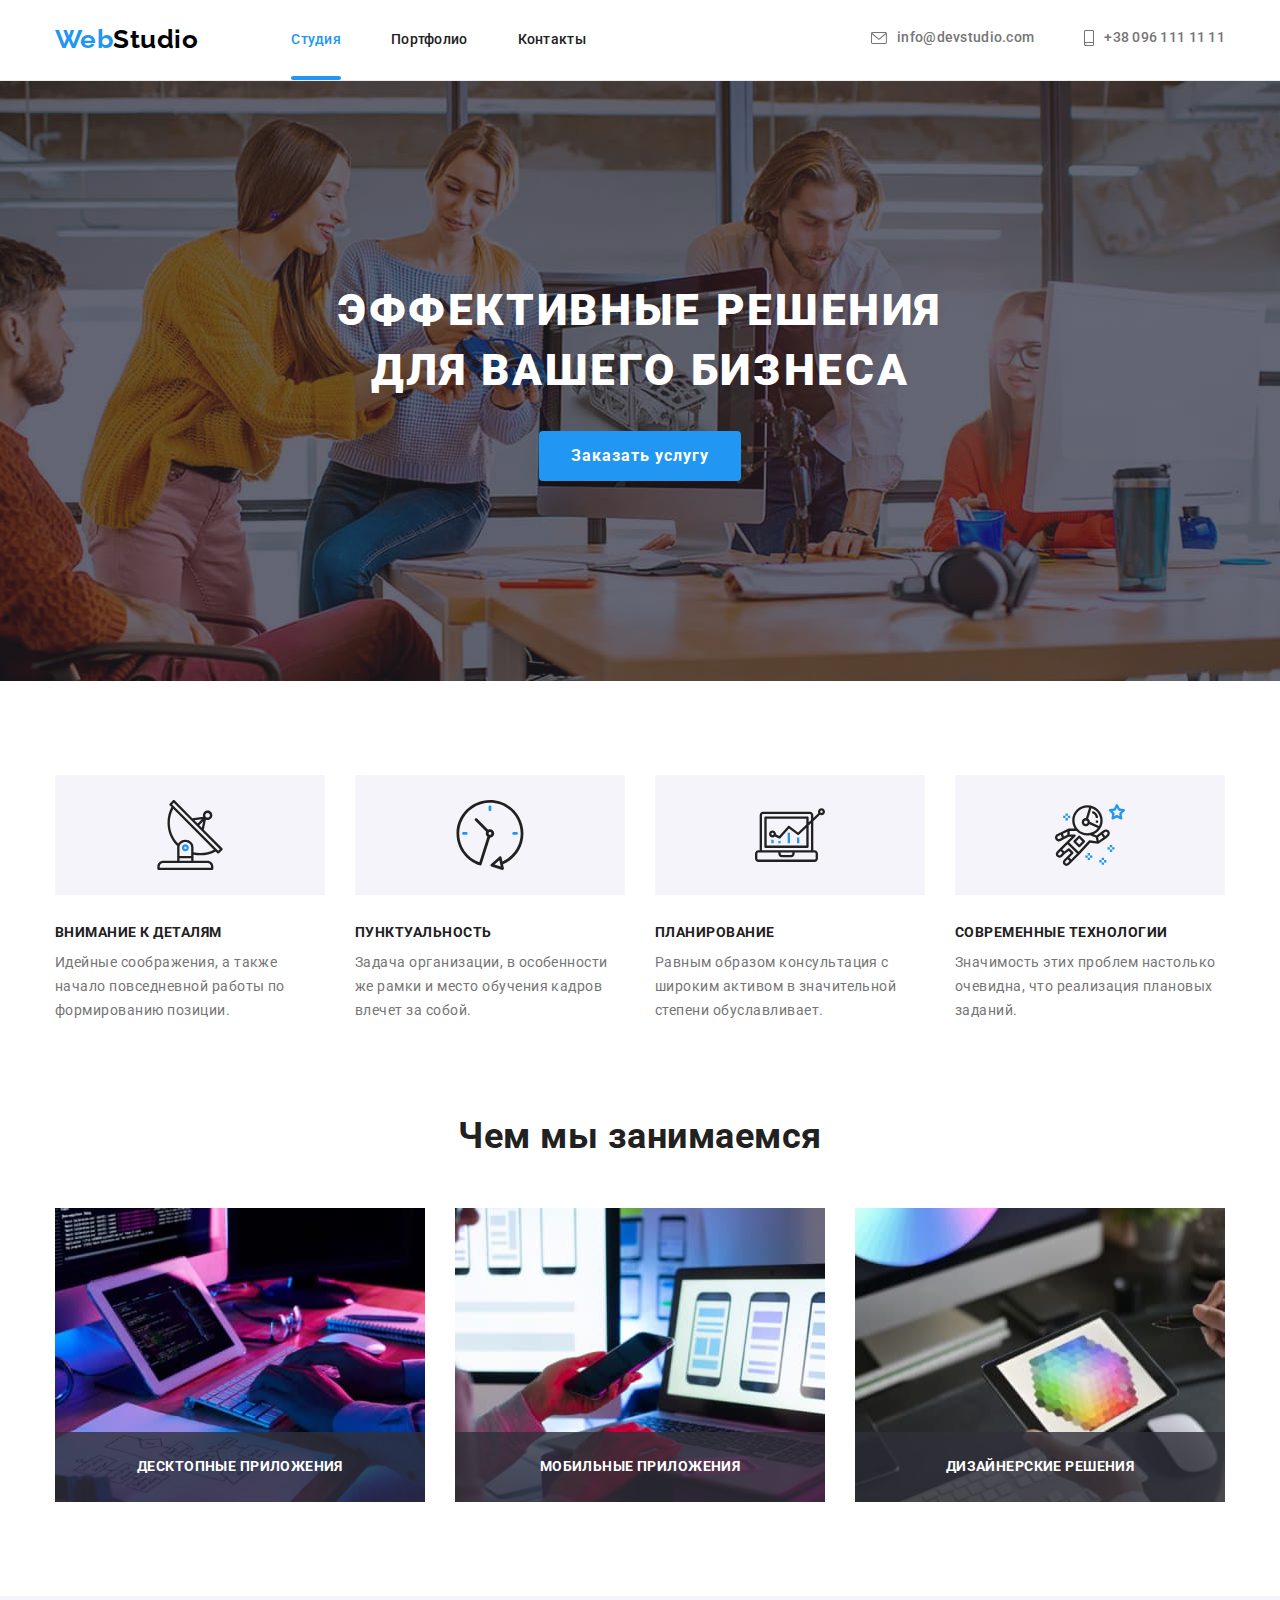
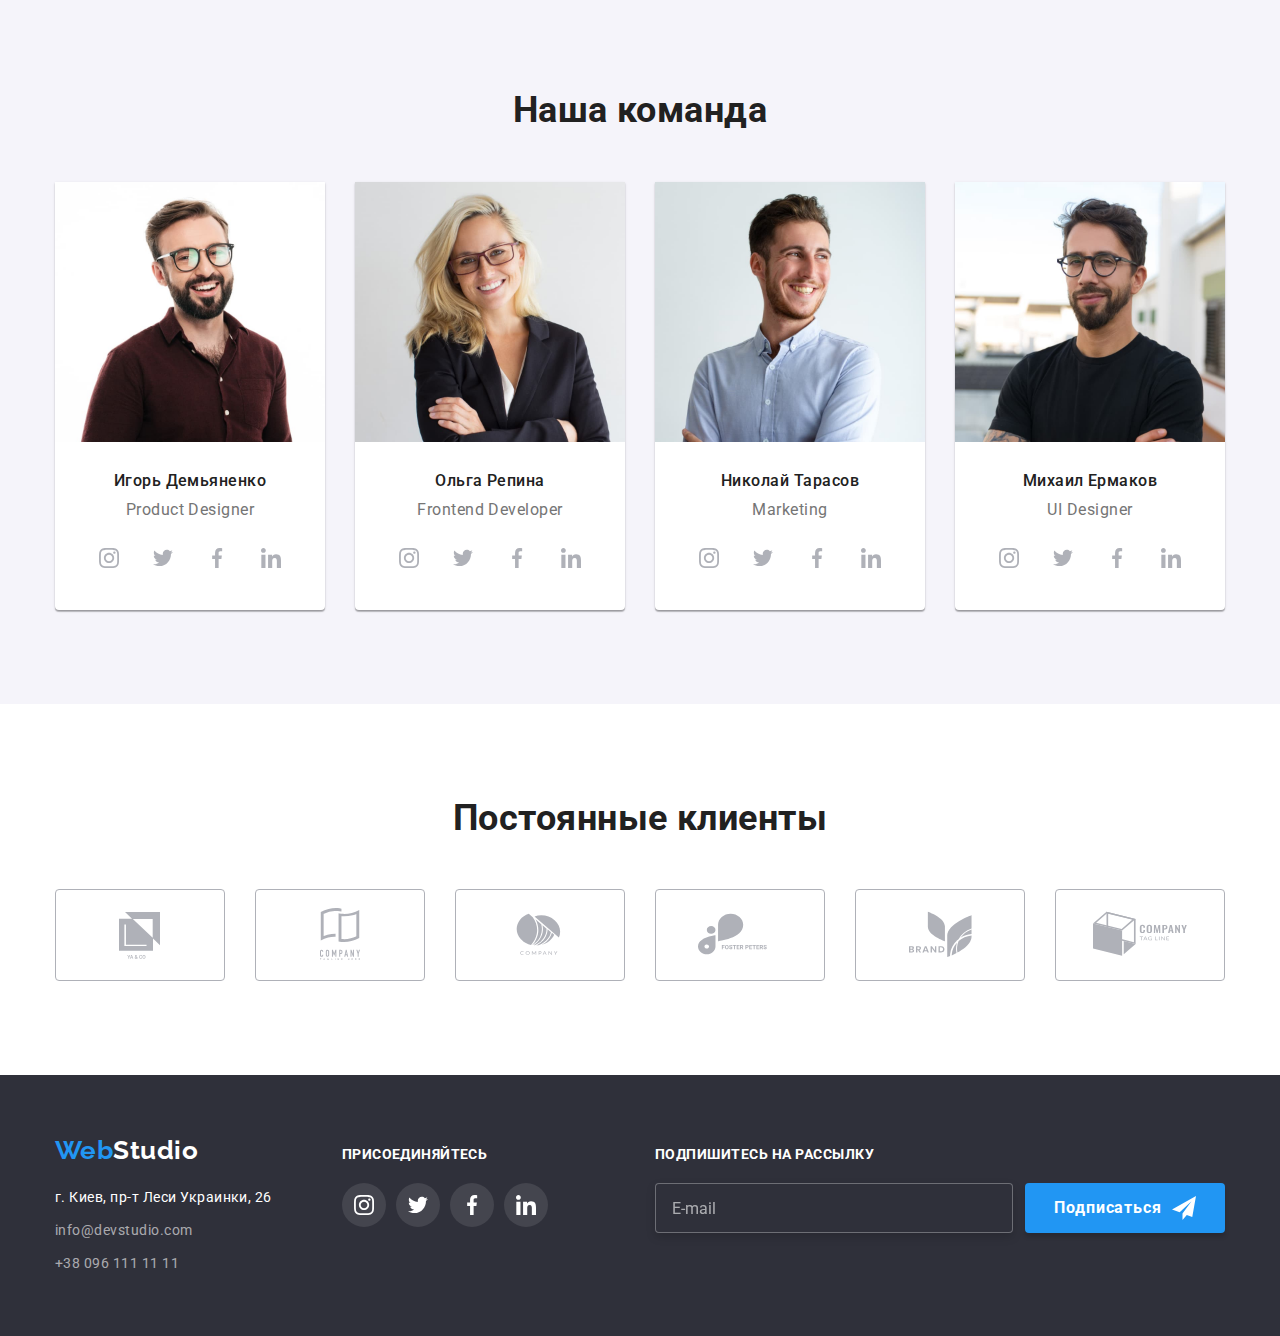
<file: index.html>
<!DOCTYPE html>
<html lang="ru">
<head>
    <meta charset="UTF-8">
    <meta http-equiv="X-UA-Compatible" content="IE=edge">
    <meta name="viewport" content="width=device-width, initial-scale=1.0">
    <title>WebStudio</title>
    <link rel="preconnect" href="https://fonts.googleapis.com">
    <link rel="preconnect" href="https://fonts.gstatic.com" crossorigin>
    <link href="https://fonts.googleapis.com/css2?family=Raleway:wght@700&family=Roboto:wght@400;500;700;900&display=swap"
        rel="stylesheet">
        <link rel="stylesheet" href="https://cdnjs.cloudflare.com/ajax/libs/modern-normalize/1.1.0/modern-normalize.min.css">
    <link rel="stylesheet" href="./css/styles.css">
</head>
<body>
    <header>
        <div class="container main-div">
            <nav class="main-nav">
                <a href="#" class="logo">
                    <span class="logo-start">Web</span><span class="logo-end">Studio</span>
                </a>
                <ul class="site-nav">
                    <li class="item"><a href="#" class="link current">Студия</a></li>
                    <li class="item"><a href="./portfolio.html" class="link">Портфолио</a></li>
                    <li class="item"><a href="#" class="link">Контакты</a></li>
                </ul>
            </nav>
            <ul class="site-contacts">
                <li class="item">
                    <a href="mailto:info@devstudio.com" class="contacts-link">
                        <svg class="icon-mail">
                            <use href="./images/icons.svg#icon-envelope"></use>
                        </svg>
                        info@devstudio.com
                    </a>
                </li>
                <li class="item">
                    <a href="tel:+380961111111" class="contacts-link">
                        <svg class="icon-phone">
                            <use href="./images/icons.svg#icon-smartphone"></use>
                        </svg>
                        +38 096 111 11 11
                    </a>
                </li>
            </ul>
        </div>
    </header>

    <main>
        <section class="hero section">
            <h1 class="hero-title">Эффективные решения<br>для вашего бизнеса</h1>
            <button type="button" class="main-button" data-modal-open>Заказать услугу</button>
        </section>
        
            <section class="section">
                <div class="container">
                    <h2 class="section-title-none">Преимущества</h2>
                    <ul class="feature">
                        <li class="feature-list">
                            <div class="feature-icon">
                                <svg class="feature-svg">
                                    <use href="./images/icons.svg#icon-antenna"></use>
                                </svg>
                            </div>
                            <h3 class="list">Внимание к деталям</h3>
                            <p class="text-list">Идейные соображения, а также<br>начало повседневной работы по<br>формированию позиции.</p>
                        </li>
                        <li class="feature-list">
                            <div class="feature-icon">
                                <svg class="feature-svg">
                                    <use href="./images/icons.svg#icon-clock"></use>
                                </svg>
                            </div>
                            <h3 class="list">Пунктуальность</h3>
                            <p class="text-list">Задача организации, в особенности<br>же рамки и место обучения кадров<br>влечет за собой.</p>
                        </li>
                        <li class="feature-list">
                            <div class="feature-icon">
                                <svg class="feature-svg">
                                    <use href="./images/icons.svg#icon-diagram"></use>
                                </svg>
                            </div>
                            <h3 class="list">Планирование</h3>
                            <p class="text-list">Равным образом консультация с<br>широким активом в значительной<br>степени обуславливает.</p>
                        </li>
                        <li class="feature-list">
                            <div class="feature-icon">
                                <svg class="feature-svg">
                                    <use href="./images/icons.svg#icon-astronaut"></use>
                                </svg>
                            </div>
                            <h3 class="list">Современные технологии</h3>
                            <p class="text-list">Значимость этих проблем настолько<br>очевидна, что реализация плановых<br>заданий.</p>
                        </li>
                    </ul>
                </div>
            </section>
        
            <section class="section we-do">
                <div class="container">
                    <h2 class="section-title">Чем мы занимаемся</h2>
                    <ul class="section-list">
                        <li class="section-img">
                            <img src="./images/box1.jpg" width="370" alt="Работаем с ПК">
                            <p class="section-text">Десктопные приложения</p>
                        </li>
                        <li class="section-img">
                            <img src="./images/box2.jpg" width="370" alt="Работаем с смартфона">
                            <p class="section-text">Мобильные приложения</p>
                        </li>
                        <li class="section-img">
                            <img src="./images/box3.jpg" width="370" alt="Работаем с графикой">
                            <p class="section-text">Дизайнерские решения</p>
                        </li>
                    </ul>
                </div>
            </section>
        
            <section class="section our-team">
                <div class="container">
                    <h2 class="section-title">Наша команда</h2>
                    <ul class="worker-list">
                        <li class="team-list">
                            <img class="worker-photo" src="./images/img.jpg" width="270" alt="Игорь Демьяненко">
                            <div>
                                <h3 class="worker">Игорь Демьяненко</h3>
                                <p class="work-position">Product Designer</p>
                                <ul class="social">
                                    <li class="social-links">
                                        <a href="#">
                                            <svg class="soc">
                                                <use href="./images/icons.svg#icon-instagram"></use>
                                            </svg>
                                        </a>
                                    </li>
                                    <li class="social-links">
                                        <a href="#">
                                            <svg class="soc">
                                                <use href="./images/icons.svg#icon-twitter"></use>
                                            </svg>
                                        </a>
                                    </li>
                                    <li class="social-links">
                                        <a href="#">
                                            <svg class="soc">
                                                <use href="./images/icons.svg#icon-facebook"></use>
                                            </svg>
                                        </a>
                                    </li>
                                    <li class="social-links">
                                        <a href="#">
                                            <svg class="soc">
                                                <use href="./images/icons.svg#icon-linkedin"></use>
                                            </svg>
                                        </a>
                                    </li>
                                </ul>
                            </div>
                        </li>
                        <li class="team-list">
                            <img class="worker-photo" src="./images/img2.jpg" width="270" alt="Ольга Репина">
                            <div>
                                <h3 class="worker">Ольга Репина</h3>
                                <p class="work-position">Frontend Developer</p>
                                <ul class="social">
                                    <li class="social-links">
                                        <a href="#">
                                            <svg class="soc">
                                                <use href="./images/icons.svg#icon-instagram"></use>
                                            </svg>
                                        </a>
                                    </li>
                                    <li class="social-links">
                                        <a href="#">
                                            <svg class="soc">
                                                <use href="./images/icons.svg#icon-twitter"></use>
                                            </svg>
                                        </a>
                                    </li>
                                    <li class="social-links">
                                        <a href="#">
                                            <svg class="soc">
                                                <use href="./images/icons.svg#icon-facebook"></use>
                                            </svg>
                                        </a>
                                    </li>
                                    <li class="social-links">
                                        <a href="#">
                                            <svg class="soc">
                                                <use href="./images/icons.svg#icon-linkedin"></use>
                                            </svg>
                                        </a>
                                    </li>
                                </ul>
                            </div>
                        </li>
                        <li class="team-list">
                            <img class="worker-photo" src="./images/img3.jpg" width="270" alt="Николай Тарасов">
                            <div>
                                <h3 class="worker">Николай Тарасов</h3>
                                <p class="work-position">Marketing</p>
                                <ul class="social">
                                    <li class="social-links">
                                        <a href="#">
                                            <svg class="soc">
                                                <use href="./images/icons.svg#icon-instagram"></use>
                                            </svg>
                                        </a>
                                    </li>
                                    <li class="social-links">
                                        <a href="#">
                                            <svg class="soc">
                                                <use href="./images/icons.svg#icon-twitter"></use>
                                            </svg>
                                        </a>
                                    </li>
                                    <li class="social-links">
                                        <a href="#">
                                            <svg class="soc">
                                                <use href="./images/icons.svg#icon-facebook"></use>
                                            </svg>
                                        </a>
                                    </li>
                                    <li class="social-links">
                                        <a href="#">
                                            <svg class="soc">
                                                <use href="./images/icons.svg#icon-linkedin"></use>
                                            </svg>
                                        </a>
                                    </li>
                                </ul>
                            </div>
                        </li>
                        <li class="team-list">
                            <img class="worker-photo" src="./images/img4.jpg" width="270" alt="Михаил Ермаков">
                            <div>
                                <h3 class="worker">Михаил Ермаков</h3>
                                <p class="work-position">UI Designer</p>
                                <ul class="social">
                                    <li class="social-links">
                                        <a href="#">
                                            <svg class="soc">
                                                <use href="./images/icons.svg#icon-instagram"></use>
                                            </svg>
                                        </a>
                                    </li>
                                    <li class="social-links">
                                        <a href="#">
                                            <svg class="soc">
                                                <use href="./images/icons.svg#icon-twitter"></use>
                                            </svg>
                                        </a>
                                    </li>
                                    <li class="social-links">
                                        <a href="#">
                                            <svg class="soc">
                                                <use href="./images/icons.svg#icon-facebook"></use>
                                            </svg>
                                        </a>
                                    </li>
                                    <li class="social-links">
                                        <a href="#">
                                            <svg class="soc">
                                                <use href="./images/icons.svg#icon-linkedin"></use>
                                            </svg>
                                        </a>
                                    </li>
                                </ul>
                            </div>
                        </li>
                    </ul>
                </div>
            </section>

            <section class="section clients">
                <div class="container">
                    <h2 class="section-title">Постоянные клиенты</h2>
                    <ul class="companies">
                        <li class="company-card">
                            <a href="#">
                                <svg class="comp-logo">
                                    <use href="./images/icons.svg#icon-logo1"></use>
                                </svg>
                            </a>
                        </li>
                        <li class="company-card">
                            <a href="#">
                                <svg class="comp-logo">
                                    <use href="./images/icons.svg#icon-logo2"></use>
                                </svg>
                            </a>
                        </li>
                        <li class="company-card">
                            <a href="#">
                                <svg class="comp-logo">
                                    <use href="./images/icons.svg#icon-logo3"></use>
                                </svg>
                            </a>
                        </li>
                        <li class="company-card">
                            <a href="#">
                                <svg class="comp-logo">
                                    <use href="./images/icons.svg#icon-logo4"></use>
                                </svg>
                            </a>
                        </li>
                        <li class="company-card">
                            <a href="#">
                                <svg class="comp-logo">
                                    <use href="./images/icons.svg#icon-logo5"></use>
                                </svg>
                            </a>
                        </li>
                        <li class="company-card">
                            <a href="#">
                                <svg class="comp-logo">
                                    <use href="./images/icons.svg#icon-logo6"></use>
                                </svg>
                            </a>
                        </li>
                    </ul>
                </div>
            </section>
    </main>
    
    <footer class="footer-block">
        <div class="footer-flex container">
            <div>
                <a href="#" class="logo-footer">
                    <span class="logo-footer-start">Web</span><span class="logo-footer-end">Studio</span>
                </a>
                <address>
                    <ul class="contacts-nav">
                        <li class="footer-list">
                            <a href="#" class="place-list">г. Киев, пр-т Леси Украинки, 26</a>
                        </li>
                        <li class="footer-list">
                            <a href="mailto:info@devstudio.com " class="cont-list">info@devstudio.com</a>
                        </li>
                        <li class="footer-list">
                            <a href="tel:+380961111111" class="cont-list">+38 096 111 11 11</a>
                        </li>
                    </ul>
                </address>
            </div>
            <div class="footer-links">
                <p class="connect-title">Присоединяйтесь</p>
                <ul class="icon-list">
                    <li class="icons">
                        <a href="#">
                            <svg class="ficon">
                                <use href="./images/icons.svg#icon-instagram"></use>
                            </svg>
                        </a>
                    </li>
                    <li class="icons">
                        <a href="#">
                            <svg class="ficon">
                                <use href="./images/icons.svg#icon-twitter"></use>
                            </svg>
                        </a>
                    </li>
                    <li class="icons">
                        <a href="#">
                            <svg class="ficon">
                                <use href="./images/icons.svg#icon-facebook"></use>
                            </svg>
                        </a>
                    </li>
                    <li class="icons">
                        <a href="#">
                            <svg class="ficon">
                                <use href="./images/icons.svg#icon-linkedin"></use>
                            </svg>
                        </a>
                    </li>
                </ul>
            </div>
            <div class="fotter-subscribe">
                <p class="title-subscribe">Подпишитесь на рассылку</p>
                <form class="footer-form">
                    <label for="subscribe-email"></label>
                    <input class="footer-input" type="email" id="subscribe-email" name="subscribe-email" placeholder="E-mail">
                    <button class="button-form" type="submit">
                        Подписаться
                        <svg class="icon-subscribe"> 
                            <use href="./images/icons.svg#icon-telegram"></use>
                        </svg>
                    </button>
                </form>
            </div>
        </div>
    </footer>

    <!-- Modal window -->

    <div class="backdrop is-hidden" data-modal>
        <div class="modal">
            <button type="button" class="button-modal" data-modal-close>
                <svg class="close-modal">
                    <use href="./images/icons.svg#icon-close"></use>
                </svg>
            </button>
            <div class="modal-inner">
                <p class="title-modal">Оставьте свои данные, мы вам перезвоним</p>
                <form class="form" name="main-form" autocomplete="on">
                    <div class="form-field">
                        <label class="form-field-label" for="name-user">Имя</label>
                        <div class="form-field-inner">
                            <input class="form-field-input" id="name-user" type="text" name="name-user" required>
                            <svg class="modal-icon" aria-hidden="true">
                                <use href="./images/icons.svg#person-modal"></use>
                            </svg>
                        </div>
                    </div>
                    <div class="form-field">
                        <label class="form-field-label" for="user-phone">Телефон</label>
                        <div class="form-field-inner">
                            <input class="form-field-input" id="user-phone" type="tel" name="user-phone" required>
                            <svg class="modal-icon" aria-hidden="true">
                                <use href="./images/icons.svg#phone-modal"></use>
                            </svg>
                        </div>
                        
                    </div>
                    <div class="form-field">
                        <label class="form-field-label" for="user-email">Почта</label>
                        <div class="form-field-inner">
                            <input class="form-field-input" id="user-email" type="email" name="user-email" required>
                            <svg class="modal-icon" aria-hidden="true">
                                <use href="./images/icons.svg#email-modal"></use>
                            </svg>
                        </div>
                        
                    </div>
                    <div class="form-field">
                        <label class="form-field-label" for="user-comment">Комментарий</label>
                        <textarea class="form-field-input form-field-textarea" name="user-comment" id="user-comment" rows="3" placeholder="Введите текст"></textarea>
                    </div>
                        <label class="label-checkbox" for="accept-terms">
                            <input class="input-checkbox visually-hidden" type="checkbox" name="accept-terms" id="accept-terms" required>
                            Соглашаюсь с рассылкой и принимаю
                            <a href="#" class="terms-link">Условия договора</a>
                            <svg class="check-icon">
                                <use href="./images/icons.svg#vector-check"></use>
                            </svg>
                            <svg class="active-icon">
                                <use href="./images/icons.svg#icon-check"></use>
                            </svg>
                        </label>
                        <button class="send-button" type="submit">Отправить</button>
                </form>
            </div>
        </div>
    </div>

    <script src="./js/modal.js"></script>

</body>
</html>
</file>
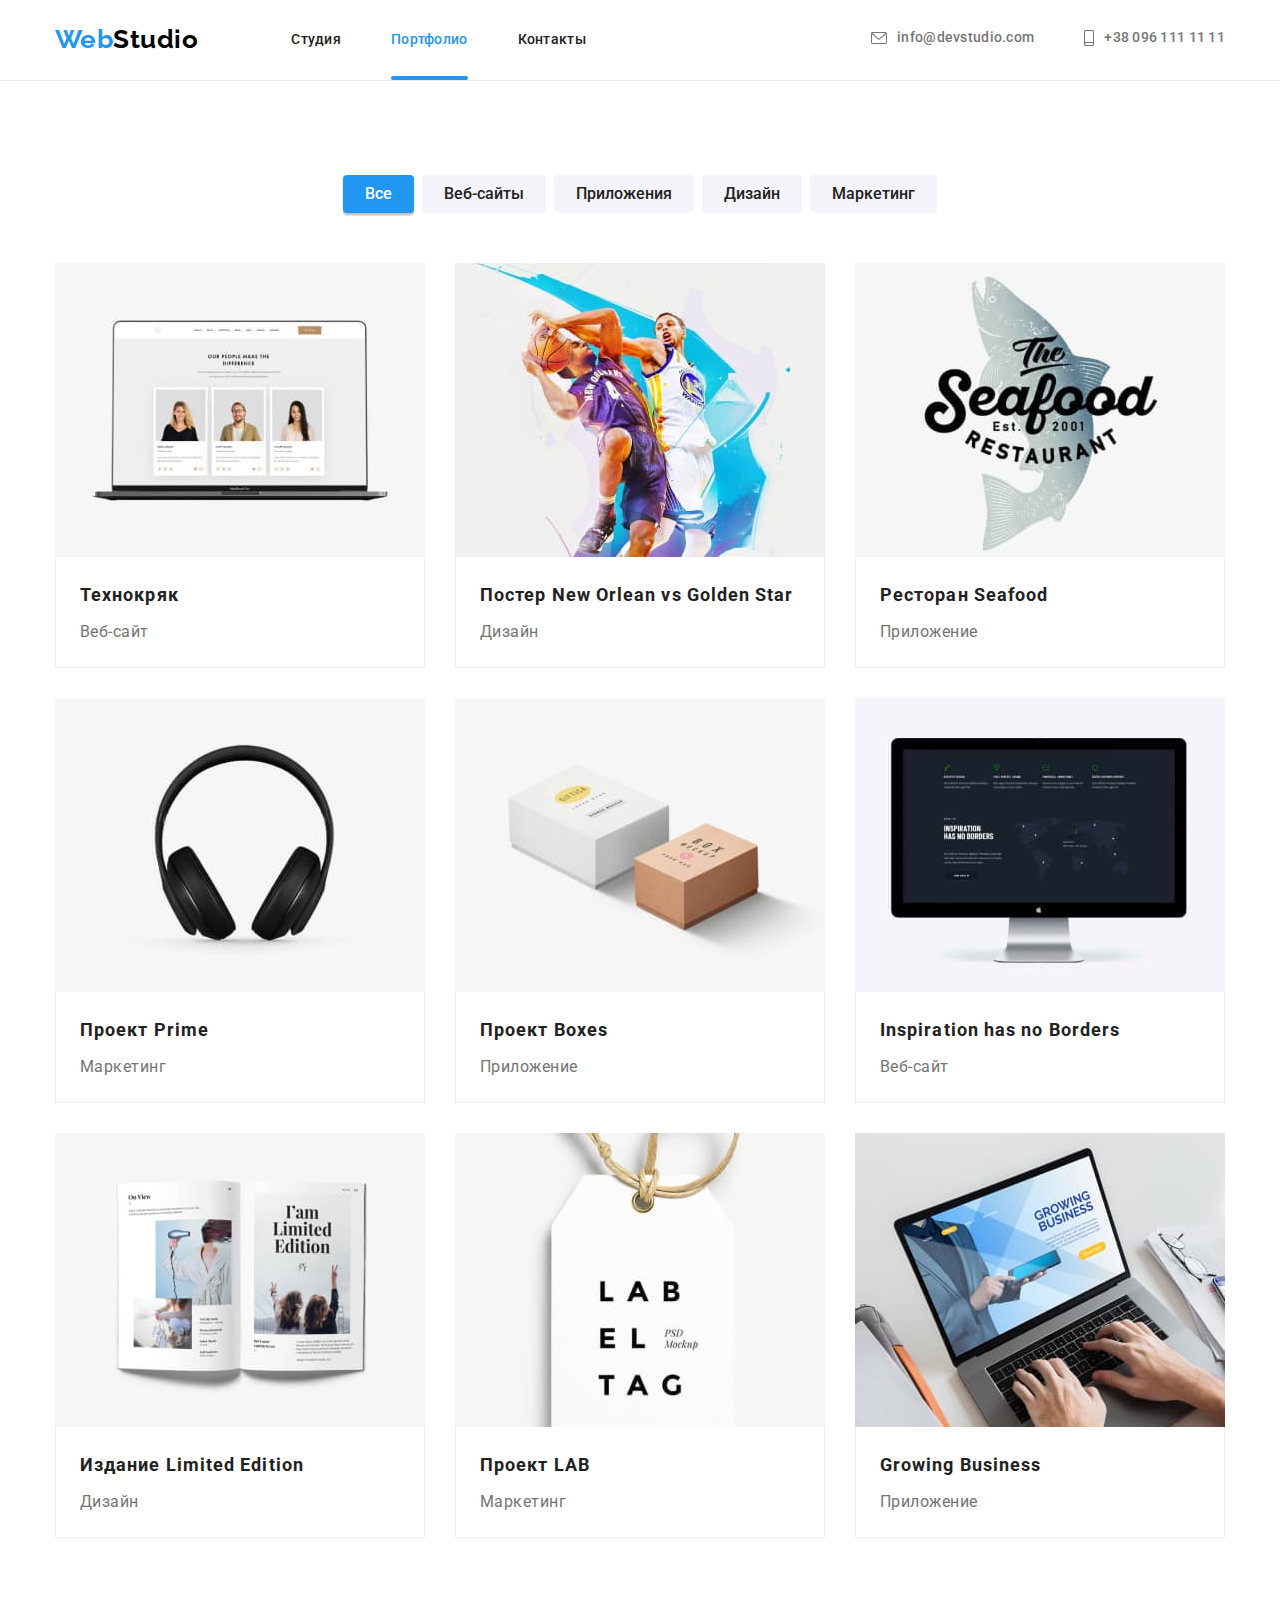
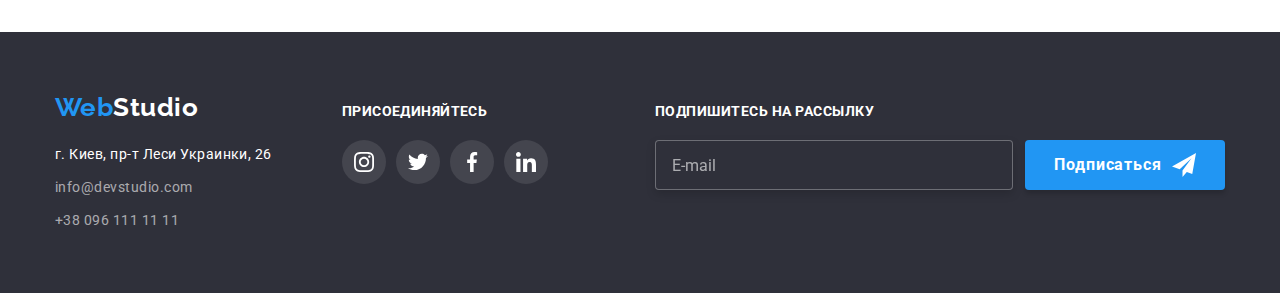
<file: portfolio.html>
<!DOCTYPE html>
<html lang="ru">
<head>
    <meta charset="UTF-8">
    <meta http-equiv="X-UA-Compatible" content="IE=edge">
    <meta name="viewport" content="width=device-width, initial-scale=1.0">
    <title>Portfolio</title>
    <link rel="preconnect" href="https://fonts.googleapis.com">
    <link rel="preconnect" href="https://fonts.gstatic.com" crossorigin>
    <link href="https://fonts.googleapis.com/css2?family=Raleway:wght@700&family=Roboto:wght@400;500;700;900&display=swap"
        rel="stylesheet">
        <link rel="stylesheet" href="https://cdnjs.cloudflare.com/ajax/libs/modern-normalize/1.1.0/modern-normalize.min.css">
    <link rel="stylesheet" href="./css/styles.css">
</head>
<body>
    <header>
        <div class="container main-div">
            <nav class="main-nav">
                <a href="#" class="logo">
                    <span class="logo-start">Web</span><span class="logo-end">Studio</span>
                </a>
                <ul class="site-nav">
                    <li class="item"><a href="./index.html" class="link">Студия</a></li>
                    <li class="item"><a href="#" class="link current">Портфолио</a></li>
                    <li class="item"><a href="#" class="link">Контакты</a></li>
                </ul>
            </nav>
            <ul class="site-contacts">
                <li class="item">
                    <a href="mailto:info@devstudio.com" class="contacts-link">
                        <svg class="icon-mail">
                            <use href="./images/icons.svg#icon-envelope"></use>
                        </svg>
                        info@devstudio.com
                    </a>
                </li>
                <li class="item">
                    <a href="tel:+380961111111" class="contacts-link">
                        <svg class="icon-phone">
                            <use href="./images/icons.svg#icon-smartphone"></use>
                        </svg>
                        +38 096 111 11 11
                    </a>
                </li>
            </ul>
        </div>
    </header>

    <main>
            <section class="section">
                <div class="container">
                    <h1 class="section-title-none">Навигация</h1>
                    <ul class="button-nav">
                        <li class="but-link"><button type="button" class="button-list current">Все</button></li>
                        <li class="but-link"><button type="button" class="button-list">Веб-сайты</button></li>
                        <li class="but-link"><button type="button" class="button-list">Приложения</button></li>
                        <li class="but-link"><button type="button" class="button-list">Дизайн</button></li>
                        <li class="but-link"><button type="button" class="button-list">Маркетинг</button></li>
                    </ul>
                    
                    <ul class="projects">
                        <li class="project-work">
                            <a href="#" class="card-link">
                                <div class="portfolio-thumb">
                                    <img class="projects-photo" src="./images/project1.jpg" width="370" alt="Технокряк">
                                    <div class="portfolio-overlay">
                                        <p class="portfolio-text">Ресурс предлагает комплексные предложения с разным уровнем функционала и сервисов. Все это<br>позволит посетителю получить исчерпывающие сведения<br>о компании или частном лице.</p>
                                    </div>
                                </div>
                                <div class="card-bottom">
                                    <h2 class="project-title">Технокряк</h2>
                                    <p class="project-list">Веб-сайт</p>
                                </div>
                            </a>
                            
                        </li>
                        <li class="project-work">
                            <a href="#" class="card-link">
                                <div class="portfolio-thumb">
                                    <img class="projects-photo" src="./images/project2.jpg" width="370" alt="Постер New Orlean vs Golden Star">
                                    <div class="portfolio-overlay">
                                        <p class="portfolio-text">Ресурс предлагает комплексные предложения с разным уровнем функционала и сервисов. Все это<br>позволит посетителю получить исчерпывающие сведения<br>о компании или частном лице.</p>
                                    </div>
                                </div>
                                
                                <div class="card-bottom">
                                    <h2 class="project-title">Постер New Orlean vs Golden Star</h2>
                                    <p class="project-list">Дизайн</p>
                                </div>
                            </a>
                            
                        </li>
                        <li class="project-work">
                            <a href="#" class="card-link">
                                <div class="portfolio-thumb">
                                    <img class="projects-photo" src="./images/project3.jpg" width="370" alt="Ресторан Seafood">
                                    <div class="portfolio-overlay">
                                        <p class="portfolio-text">Ресурс предлагает комплексные предложения с разным уровнем функционала и сервисов. Все это<br>позволит посетителю получить исчерпывающие сведения<br>о компании или частном лице.</p>
                                    </div>
                                </div>
                                
                                <div class="card-bottom">
                                    <h2 class="project-title">Ресторан Seafood</h2>
                                    <p class="project-list">Приложение</p>
                                </div>
                            </a>
                            
                        </li>
                        <li class="project-work">
                            <a href="#" class="card-link">
                                <div class="portfolio-thumb">
                                    <img class="projects-photo" src="./images/project4.jpg" width="370" alt="Проект Prime">
                                    <div class="portfolio-overlay">
                                        <p class="portfolio-text">Ресурс предлагает комплексные предложения с разным уровнем функционала и сервисов. Все это<br>позволит посетителю получить исчерпывающие сведения<br>о компании или частном лице.</p>
                                    </div>
                                </div>
                                
                                <div class="card-bottom">
                                    <h2 class="project-title">Проект Prime</h2>
                                    <p class="project-list">Маркетинг</p>
                                </div>
                            </a>
                            
                        </li>
                        <li class="project-work">
                            <a href="#" class="card-link">
                                <div class="portfolio-thumb">
                                    <img class="projects-photo" src="./images/project5.jpg" width="370" alt="Проект Boxes">
                                    <div class="portfolio-overlay">
                                        <p class="portfolio-text">Ресурс предлагает комплексные предложения с разным уровнем функционала и сервисов. Все это<br>позволит посетителю получить исчерпывающие сведения<br>о компании или частном лице.</p>
                                    </div>
                                </div>
                                
                                <div class="card-bottom">
                                    <h2 class="project-title">Проект Boxes</h2>
                                    <p class="project-list">Приложение</p>
                                </div>
                            </a>
                            
                        </li>
                        <li class="project-work">
                            <a href="#" class="card-link">
                                <div class="portfolio-thumb">
                                    <img class="projects-photo" src="./images/project6.jpg" width="370" alt="Inspiration has no Borders">
                                    <div class="portfolio-overlay">
                                        <p class="portfolio-text">Ресурс предлагает комплексные предложения с разным уровнем функционала и сервисов. Все это<br>позволит посетителю получить исчерпывающие сведения<br>о компании или частном лице.</p>
                                    </div>
                                </div>
                                
                                <div class="card-bottom">
                                    <h2 class="project-title">Inspiration has no Borders</h2>
                                    <p class="project-list">Веб-сайт</p>
                                </div>
                            </a>
                            
                        </li>
                        <li class="project-work">
                            <a href="#" class="card-link">
                                <div class="portfolio-thumb">
                                    <img class="projects-photo" src="./images/project7.jpg" width="370" alt="Издание Limited Edition">
                                    <div class="portfolio-overlay">
                                        <p class="portfolio-text">Ресурс предлагает комплексные предложения с разным уровнем функционала и сервисов. Все это<br>позволит посетителю получить исчерпывающие сведения<br>о компании или частном лице.</p>
                                    </div>
                                </div>
                                
                                <div class="card-bottom">
                                    <h2 class="project-title">Издание Limited Edition</h2>
                                    <p class="project-list">Дизайн</p>
                                </div>
                            </a>
                            
                        </li>
                        <li class="project-work">
                            <a href="#" class="card-link">
                                <div class="portfolio-thumb">
                                    <img class="projects-photo" src="./images/project8.jpg" width="370" alt="Проект LAB">
                                    <div class="portfolio-overlay">
                                        <p class="portfolio-text">Ресурс предлагает комплексные предложения с разным уровнем функционала и сервисов. Все это<br>позволит посетителю получить исчерпывающие сведения<br>о компании или частном лице.</p>
                                    </div>
                                </div>
                                
                                <div class="card-bottom">
                                    <h2 class="project-title">Проект LAB</h2>
                                    <p class="project-list">Маркетинг</p>
                                </div>
                            </a>
                            
                        </li>
                        <li class="project-work">
                            <a href="#" class="card-link">
                                <div class="portfolio-thumb">
                                    <img class="projects-photo" src="./images/project9.jpg" width="370" alt="Growing Business">
                                    <div class="portfolio-overlay">
                                        <p class="portfolio-text">Ресурс предлагает комплексные предложения с разным уровнем функционала и сервисов. Все это<br>позволит посетителю получить исчерпывающие сведения<br>о компании или частном лице.</p>
                                    </div>
                                </div>
                                
                                <div class="card-bottom">
                                    <h2 class="project-title">Growing Business</h2>
                                    <p class="project-list">Приложение</p>
                                </div>
                            </a>
                            
                        </li>
                    </ul>
                </div>
            </section>
    </main>

    <footer class="footer-block">
        <div class="footer-flex container">
            <div>
                <a href="#" class="logo-footer">
                    <span class="logo-footer-start">Web</span><span class="logo-footer-end">Studio</span>
                </a>
                <address>
                    <ul class="contacts-nav">
                        <li class="footer-list">
                            <a href="#" class="place-list">г. Киев, пр-т Леси Украинки, 26</a>
                        </li>
                        <li class="footer-list">
                            <a href="mailto:info@devstudio.com " class="cont-list">info@devstudio.com</a>
                        </li>
                        <li class="footer-list">
                            <a href="tel:+380961111111" class="cont-list">+38 096 111 11 11</a>
                        </li>
                    </ul>
                </address>
            </div>
            <div class="footer-links">
                <p class="connect-title">Присоединяйтесь</p>
                <ul class="icon-list">
                    <li class="icons">
                        <a href="#">
                            <svg class="ficon">
                                <use href="./images/icons.svg#icon-instagram"></use>
                            </svg>
                        </a>
                    </li>
                    <li class="icons">
                        <a href="#">
                            <svg class="ficon">
                                <use href="./images/icons.svg#icon-twitter"></use>
                            </svg>
                        </a>
                    </li>
                    <li class="icons">
                        <a href="#">
                            <svg class="ficon">
                                <use href="./images/icons.svg#icon-facebook"></use>
                            </svg>
                        </a>
                    </li>
                    <li class="icons">
                        <a href="#">
                            <svg class="ficon">
                                <use href="./images/icons.svg#icon-linkedin"></use>
                            </svg>
                        </a>
                    </li>
                </ul>
            </div>
            <div class="fotter-subscribe">
                <p class="title-subscribe">Подпишитесь на рассылку</p>
                <form class="footer-form">
                    <label for="subscribe-email"></label>
                    <input class="footer-input" type="email" id="subscribe-email" name="subscribe-email" placeholder="E-mail">
                    <button class="button-form">
                        Подписаться
                        <svg class="icon-subscribe">
                            <use href="./images/icons.svg#icon-telegram"></use>
                        </svg>
                    </button>
                </form>
            </div>
        </div>
    </footer>
</body>
</html>
</file>
<file: css/styles.css>
/* Цвет основного текста #212121; */
/* Вторичний цвет текста #757575 */
/* белый #FFFFFF */
/* акцент #2196F3 */
/* белый с прозрачностью rgba(255, 255, 255, 0.6); */
/* лого верхнее чисто черный 000000 */
/* основной фон белый #F5F4FA */
/* вторичный фон #2F303A; */

:root {
    --title-text-color: #212121;
    --acent-text-color: #2196F3;
    --secondary-text-colar: #757575;
    --black-text-color: #000000;
    --white-text-color: #FFFFFF;
    --secondary-background-color: #2F303A;
    --primery-background-color: #F5F4FA;
    --cont-list-colar: rgba(255, 255, 255, 0.6);
    --bg-buttom-colar: #188CE8;
    --br-header-colar: #ECECEC;
    --br-card-colar: #EEEEEE;
    --soc-main-colar: #AFB1B8;
    
}

/* Normalize */

html{
    box-sizing: border-box;
}

*,
*::before,
*::after{
    box-sizing: inherit;
}

p {
    margin: 0;
}



body{
    color: var(--secondary-text-colar);
    font-family: 'Roboto', sans-serif;
    letter-spacing: 0.03em;
    
}

.container{
    width: 1200px;
    margin-left: auto;
    margin-right: auto;
    padding-left: 15px;
    padding-right: 15px;
}

/* Убираю точки в списках */
ul{
    list-style: none;
    padding-left: 0;
}



/* Header */

header{
    border-bottom: 1px solid var(--br-header-colar);
}

img{
    display: block;
    max-width: 100%;
    height: auto;
}

.main-div{
    align-items: center;
    display: flex;
}

.main-nav{
    align-items: center;
    display: flex;
}

/* logo */
.logo{
    font-family: 'Raleway', sans-serif;
    text-decoration: none;
    font-weight: 700;
    font-size: 26px;
    line-height: 1.2;
}

.logo .logo-start{
    color: var(--acent-text-color);
}

.logo .logo-end{
    color: var(--black-text-color);
}

/* site nav */
.site-nav{

    margin-left: 93px;
    display: flex;
    padding: 0;
    margin-top: 0;
    margin-bottom: 0;
}


.site-nav .item:not(:last-child){
    margin-right: 50px;
}

.site-nav a{
    text-decoration: none;
}

.site-nav .link{
    display: block;
    padding-top: 32px;
    padding-bottom: 32px;
    color: var(--title-text-color);
    font-weight: 500;
    font-size: 14px;
    line-height: 1.14;
    letter-spacing: 0.02em;
    transition: color 250ms cubic-bezier(0.4, 0, 0.2, 1);
}

.site-nav .link:hover,
.site-nav .link:focus{
    color: var(--acent-text-color);
}

.site-nav .link.current{
    position: relative;
    color: var(--acent-text-color);
}

.site-nav .current::after{
    position: absolute;
    bottom: 0;
    display: block;
    content: '';
    width: 100%;
    height: 4px;
    background-color: var(--acent-text-color);
    border-radius: 2px;
}

/* контакты */
.site-contacts{
    margin-left: auto;
    display: flex;
    padding: 0;

}

.site-contacts .item + .item{
    margin-left: 50px;
}


/* Icons header */

.icon-mail {
    width: 16px;
    height: 12px;
    fill: currentColor;
    margin-right: 10px;
}

.icon-phone {
    width: 10px;
    height: 16px;
    fill: currentColor;
    margin-right: 10px;
}


.site-contacts a{
    text-decoration: none;
}

.site-contacts .contacts-link{
    color: var(--secondary-text-colar);
    font-weight: 500;
    font-size: 14px;
    line-height: 1.14;
    letter-spacing: 0.02em;
    transition: color 250ms cubic-bezier(0.4, 0, 0.2, 1);
}

.site-contacts .contacts-link:hover,
.site-contacts .contacts-link:focus{
    color: var(--acent-text-color);
}

.contacts-link{
    display: inline-flex;
    align-items: center;
}


/* hero */
.hero.section{
    margin-left: auto;
    margin-right: auto;
    max-width: 1600px;
    height: 600px;
    text-align: center;
    background-color: var(--secondary-background-color);
    padding-top: 200px;
    padding-bottom: 200px;
    background-image: linear-gradient(rgba(47, 48, 58, 0.4), rgba(47, 48, 58, 0.4)), 
        url(../images/backimg.jpg);
    background-position: center;
    background-size: cover;
    background-repeat: no-repeat;
}

.hero-title{
    margin-top: 0;
    margin-bottom: 30px;
    color: var(--white-text-color);
    font-weight: 900;
    font-size: 44px;
    line-height: 1.36;
    letter-spacing: 0.06em;
    text-transform: uppercase;
}


/* секции */
.section{
    padding-top: 94px;
    padding-bottom: 94px;
}



.section-title{
    margin-top: 0;
    margin-bottom: 50px;
    color: var(--title-text-color);
    font-weight: 700;
    font-size: 36px;
    line-height: 1.16;
    text-align: center;
    text-transform: none;
}

.section.we-do{
    padding-top: 0;
}

.section-list{
    justify-content: space-between;
    display: flex;
    margin-top: 0;
    margin-bottom: 0;
    padding-left: 0;
}

.section-list .section-img:not(:last-child){
    margin-right: 30px;
}

.section-img{
    position: relative;
}



.section-title-none{
    display: none;
}

.section-text {
    position: absolute;
    display: flex;
    justify-content: center;
    align-items: center;
    bottom: 0;
    margin: 0;
    padding: 0;
    height: 70px;
    width: 100%;
    font-weight: 700;
    font-size: 14px;
    line-height: 1.14;
    letter-spacing: 0.03em;
    text-transform: uppercase;
    color: var(--white-text-color);
    background-color: rgba(47, 48, 58, 0.8);;
}


/* features */
.list{
    margin-top: 0;
    margin-bottom: 10px;
}

.feature{
    justify-content: space-between;
    display: flex;
    margin-top: 0;
    margin-bottom: 0;
    padding-left: 0;
}

.feature .feature-list:not(:last-child){
    margin-right: 30px;
}



.feature .list{
    width: 270px;
    color: var(--title-text-color);
    font-weight: 700;
    font-size: 14px;
    line-height: 1.14;
    text-transform: uppercase;
}

.feature-icon{
    display: flex;
    height: 120px;
    justify-content: center;
    align-items: center;
    margin-bottom: 30px;
    background-color: var(--primery-background-color);
}

.feature-svg{
    height: 70px;
    width: 70px;
}



.text-list{
    margin-top: 0;
    margin-bottom: 0;
    font-weight: 400;
    font-size: 14px;
    line-height: 1.7;  
}

/* workers */
.section.our-team{
   background-color: var(--primery-background-color); 
}


.worker-list{
    justify-content: space-between;
    display: flex;
    margin-top: 0;
    margin-bottom: 0;
    padding-left: 0;
    padding-right: 0;
}

.team-list{
    text-align: center;
    box-shadow: 0px 1px 3px rgba(0, 0, 0, 0.12), 0px 1px 1px rgba(0, 0, 0, 0.14), 0px 2px 1px rgba(0, 0, 0, 0.2);
    border-radius: 0px 0px 4px 4px;
    background: var(--white-text-color);
}

.worker-list .team-list:not(:last-child){
    margin-right: 30px;
    
}

.worker-photo{
    margin-bottom: 30px;
}



.worker-list .worker{
    color: var(--title-text-color);
}

.worker-photo{
    margin-bottom: 30px;
}


.worker{
    margin-top: 0;
    margin-bottom: 10px;
    font-weight: 500;
    font-size: 16px;
    line-height: 1.18;
        
}

.work-position{
    margin-top: 0;
    margin-bottom: 0;
    font-weight: 400;
    font-size: 16px;
    line-height: 1.18; 
}

.social{
    display: flex;
    width: 206px;
    height: 44px;
    margin-left: auto;
    margin-right: auto;
    margin-top: 16px;
    margin-bottom: 30px;
}

.social a{
    display: block;
    width: 44px;
    height: 44px;
    border-radius: 50%;
    padding: 12px;
    fill: var(--soc-main-colar);
    transition: fill 250ms cubic-bezier(0.4, 0, 0.2, 1), background-color 250ms cubic-bezier(0.4, 0, 0.2, 1);
}

.social a:hover,
.social a:focus{
    border-radius: 50%;
    color: var(--white-text-color);
    background-color: var(--acent-text-color);
    fill: var(--white-text-color);
}

.social .social-links:not(:last-child){
    margin-right: 10px;
}

.soc{
    width: 20px;
    height: 20px;
}

/* Section clients */

.companies{
    display: flex;
    justify-content: center;
    margin: 0;
}

.clients a{
    display: flex;
    width: 170px;
    height: 92px;
    align-items: center;
    justify-content: center;
    fill: var(--soc-main-colar);
    border: 1px solid var(--soc-main-colar);
    border-radius: 4px;
}

.company-card a {
    transition: fill 250ms cubic-bezier(0.4, 0, 0.2, 1), border-color 250ms cubic-bezier(0.4, 0, 0.2, 1);
}

.companies .company-card:not(:last-child){
    margin-right: 30px;
}

.companies a:hover,
.companies a:focus{
    fill: var(--acent-text-color);
    border: 1px solid var(--acent-text-color);
    
}

.comp-logo{
    width: 106px;
    height: 60px;
}





/* fotter */

footer{
    margin-top: 0;
    margin-bottom: 0;
    padding-top: 60px;
    padding-bottom: 60px;
    background-color: var(--secondary-background-color);
}


/* fotter-logo */
.logo-footer{
    font-family: 'Raleway', sans-serif;
    text-decoration: none;
    font-weight: 700;
    font-size: 26px;
    line-height: 1.2;       
}

.connect-title {
    margin: 0;
    padding: 0;
    font-weight: 700;
    font-size: 14px;
    line-height: 1.14;
    letter-spacing: 0.03em;
    text-transform: uppercase;
    color: var(--white-text-color);
}

.footer-flex{
    display: flex;
    align-items: baseline;
}

.logo-footer .logo-footer-start{
    color: var(--acent-text-color);
}

.logo-footer .logo-footer-end{
    color: var(--white-text-color);
}

/* fotter-contacts */
.contacts-nav{
    display: inline-block;
    margin-top: 20px;
    margin-bottom: 0;
    padding-left: 0;
}

.contacts-nav .footer-list:not(:last-child){
    margin-bottom: 9px;
}


.contacts-nav a{
    text-decoration: none;
    transition: color 250ms cubic-bezier(0.4, 0, 0.2, 1);
    
}

.contacts-nav .place-list{
    color: var(--white-text-color);
    font-weight: 400;
    font-size: 14px;
    line-height: 1.7;   
}

.contacts-nav .place-list:hover,
.contacts-nav .place-list:focus{
    color: var(--acent-text-color);
}

.contacts-nav .cont-list{
    color: var(--cont-list-colar);
    font-weight: 400;
    font-size: 14px;
    line-height: 1.7;     
}

.contacts-nav .cont-list:hover,
.contacts-nav .cont-list:focus{
    color: var(--acent-text-color);
}

.footer-block .icon-list{
    display: flex;
    margin-left: auto;
    margin-right: auto;
}

.icon-list{
    margin-top: 0;
    margin-bottom: 0;
}


.icon-list a{
    display: block;
    width: 44px;
    height: 44px;
    padding: 12px;
    margin-top: 20px;
    border-radius: 50%;
    fill: var(--white-text-color);
    background: rgba(255, 255, 255, 0.1);
    transition: fill 250ms cubic-bezier(0.4, 0, 0.2, 1), background-color 250ms cubic-bezier(0.4, 0, 0.2, 1);
}

.icon-list a:hover,
.icon-list a:focus{
    border-radius: 50%;
    fill: var(--white-text-color);
    color: var(--white-text-color);
    background-color: var(--acent-text-color);
}

.footer-links{
    margin-left: 70px;
}

.icon-list .icons:not(:last-child){
    margin-right: 10px;
}


.ficon{
    width: 20px;
    height: 20px;
}



address{
    font-style: normal;
    
}

.main-button{
    padding: 10px 32px;
    background-color: var(--acent-text-color);
    color: var(--white-text-color);
    cursor: pointer;
    font-family: inherit;
    font-weight: 700;
    font-size: 16px;
    line-height: 1.9;
    border: none;
    border-radius: 4px;
    letter-spacing: 0.06em;
    transition: background 250ms cubic-bezier(0.4, 0, 0.2, 1);
    
}


.main-button:hover,
.main-button:focus{
    background-color: var(--bg-buttom-colar);
}

/* Footer subscribe */
.fotter-subscribe {
    margin-left: auto;
}

.footer-form {
    display: flex;
    align-items: center;
}

.title-subscribe {
    display: block;
    margin-bottom: 20px;
    font-weight: 700;
    font-size: 14px;
    line-height: 1.14;
    text-transform: uppercase;
    color: var(--white-text-color);
}

.footer-input {
    height: 50px;
    min-width: 358px;
    padding: 15px 16px;
    border: 1px solid rgba(255, 255, 255, 0.3);
    filter: drop-shadow(0px 4px 4px rgba(0, 0, 0, 0.15));
    border-radius: 4px;
    resize: none;
    background-color: var(--secondary-background-color);
    color: rgba(255, 255, 255, 0.6);
}

.footer-input::placeholder {
    font-weight: 400;
    font-size: 16px;
    line-height: 1.25;
    color: rgba(255, 255, 255, 0.6);
}

.footer-input:focus {
    border: 1px solid rgba(255, 255, 255, 0.3);
    outline: none;
}

.button-form {
    display: flex;
    align-items: center;
    justify-content: center;
    padding: 0;
    margin-left: 12px;
    width: 200px;
    height: 50px;
    font-weight: 700;
    font-size: 16px;
    line-height: 1.87;
    letter-spacing: 0.06em;
    background-color: var(--acent-text-color);
    border: none;
    color: var(--white-text-color);
    box-shadow: 0px 4px 4px rgba(0, 0, 0, 0.15);
    border-radius: 4px;
    cursor: pointer;
    transition: background 250ms cubic-bezier(0.4, 0, 0.2, 1);
}

.button-form:hover,
.button-form:focus {
    background-color: var(--bg-buttom-colar);
}

.icon-subscribe {
    width: 24px;
    height: 24px;
    margin-left: 10px;
}





/* PORTFOLIO */

/* Кнопки в портфолио */
.button-nav{
    justify-content: center;
    display: flex;
    margin-top: 0;
    margin-bottom: 50px;
}



.button-nav .button-list{
    padding-left: none;
    padding: 6px 22px;
    background: var(--primery-background-color);
    color: var(--title-text-color);
    cursor: pointer;
    font-family: inherit;
    border: none;
    border-radius: 4px;
    font-weight: 500;
    font-size: 16px;
    line-height: 1.62;
    text-align: center;
    transition: color 250ms cubic-bezier(0.4, 0, 0.2, 1), background-color 250ms cubic-bezier(0.4, 0, 0.2, 1), box-shadow 250ms cubic-bezier(0.4, 0, 0.2, 1);
}

.but-link{
    margin-right: 8px;
}

.but-link:nth-child(5n){
    margin-right: 0;
}



.button-list:hover,
.button-list:focus{
    background-color: var(--acent-text-color);
    color: var(--white-text-color);
    box-shadow: 0px 3px 1px rgba(0, 0, 0, 0.1), 0px 1px 2px rgba(0, 0, 0, 0.08), 0px 2px 2px rgba(0, 0, 0, 0.12);

}

.button-list.current{
    background-color: var(--acent-text-color);
    color: var(--white-text-color);
    box-shadow: 0px 3px 1px rgba(0, 0, 0, 0.1), 0px 1px 2px rgba(0, 0, 0, 0.08), 0px 2px 2px rgba(0, 0, 0, 0.12);
}


/* Projects */
.container .projects{
    display: flex;
    flex-wrap: wrap;
}


.project-work{
    margin-right: 30px;
    margin-bottom: 30px;
    width: 370px;
    
}



.project-work:nth-child(3n){
    margin-right: 0;
}

.project-work:nth-last-child(-n + 3){
    margin-bottom: 0;
}



.projects{
    margin-top: 0;
    margin-bottom: 0;
}

.card-link{
    display: block;
    text-decoration: none;
    transition: box-shadow 250ms cubic-bezier(0.4, 0, 0.2, 1);
}

.card-link:hover{
    box-shadow: 0px 1px 1px rgba(0, 0, 0, 0.12), 0px 4px 4px rgba(0, 0, 0, 0.06), 1px 4px 6px rgba(0, 0, 0, 0.16);
    cursor: pointer;
}

.projects-photo {
    border-left: none;
}

/* Overlay projects card */
.portfolio-thumb {
    position: relative;
    overflow: hidden;
}

.portfolio-overlay {
    position: absolute;
    opacity: 0;
    top: 0;
    left: 0;
    transform: translateY(100%);
    width: 100%;
    height: 100%;
    background-color: rgba(33, 150, 243, 0.9);
    transition: transform 250ms cubic-bezier(0.4, 0, 0.2, 1),
        opacity 250ms cubic-bezier(0.4, 0, 0.2, 1);
}

.project-work:hover .portfolio-overlay {
    opacity: 1;
    transform: translateY(0);
}



.portfolio-text {
    margin: 0;
    position: absolute;
    top: 50%;
    left: 50%;
    transform: translate(-50%, -50%);
    width: 320px;
    font-weight: 400;
    font-size: 18px;
    line-height: 1.5;
    color: var(--white-text-color);
}


.card-bottom{
    padding: 20px 24px;
    border-left: 1px solid var(--br-card-colar);
    border-right: 1px solid var(--br-card-colar);
    border-bottom: 1px solid var(--br-card-colar);
}

.project-title{
    margin-top: 0;
    margin-bottom: 4px;
    
}


.projects .project-title{
    color: var(--title-text-color);
    font-weight: 700;
    font-size: 18px;
    line-height: 2;
    letter-spacing: 0.06em;
}

.project-list{
    margin-top: 0;
    margin-bottom: 0;
    color: var(--secondary-text-colar);
    font-weight: 400;
    font-size: 16px;
    line-height: 1.88;  
}

/* Modal window */

.backdrop {
    position: fixed;
    top: 0;
    left: 0;
    width: 100%;
    height: 100%;
    background-color: rgba(0, 0, 0, 0.2);

    opacity: 1;
    transition: opacity 250ms cubic-bezier(0.4, 0, 0.2, 1);
}

.backdrop.is-hidden {
    opacity: 0;
    pointer-events: none;
}

.backdrop.is-hidden .modal {
    transform: translate(-50%, -50%) scale(0.9);
}

.modal {
    position: absolute;
    top: 50%;
    left: 50%;
    padding: 40px;
    transform: translate(-50%, -50%) scale(1);
    transition: transform 250ms cubic-bezier(0.4, 0, 0.2, 1);

    width: 528px;
    height: 581px;

    background-color: var(--white-text-color);
    box-shadow: 0px 1px 3px rgba(0, 0, 0, 0.12),
        0px 1px 1px rgba(0, 0, 0, 0.14),
        0px 2px 1px rgba(0, 0, 0, 0.2);
    border-radius: 4px;
}

.button-modal {
    position: absolute;
    display: flex;
    padding: 0;
    margin: 0;
    top: 8px;
    right: 8px;
    transform: translate(-8%, -8%);
    justify-content: center;
    align-items: center;
    border-radius: 50%;
    width: 30px;
    height: 30px;
    border: 1px solid rgba(0, 0, 0, 0.1);
    background-color: var(--white-text-color);
    cursor: pointer;
}

.close-modal {
    display: flex;
    width: 18px;
    height: 18px;
    fill: var(--black-text-color);
    transition: fill 250ms cubic-bezier(0.4, 0, 0.2, 1);
}

.close-modal:hover {
    fill: var(--acent-text-color);
}

/* Modal inner */

.title-modal {
    margin: 0;
    margin-bottom: 12px;
    font-weight: 700;
    font-size: 20px;
    line-height: 1.15;
    color: var(--title-text-color);
    text-align: center;
}

/* Form field */


.form-field {
    margin-bottom: 10px;
}




.form-field-label {
    display: block;
    margin-bottom: 4px;
    font-weight: 400;
    font-size: 12px;
    line-height: 1.16;
    letter-spacing: 0.01em;
    color: var(--secondary-text-colar);
}

.form-field-input {
    padding-left: 42px;
    width: 100%;
    min-height: 40px;
    border: 1px solid rgba(33, 33, 33, 0.2);
    border-radius: 4px;
    outline: none;
    cursor: pointer;
    transition: border 250ms cubic-bezier(0.4, 0, 0.2, 1);
}


.form-field-input:hover,
.form-field-input:focus {
    border: 1px solid #2196F3;
    color: #2196F3;
    fill: #2196F3;
}



.form-field-inner {
    position: relative;
}

.modal-icon {
    position: absolute;
    left: 12px;
    top: 50%;
    transform: translateY(-50%);
    width: 18px;
    height: 18px;
    fill: #212121;
    transition: fill 250ms cubic-bezier(0.4, 0, 0.2, 1);
}

.form-field-input:hover + .modal-icon,
.form-field-input:focus + .modal-icon {
    fill: #2196F3;
}





.form-field-textarea {
    padding: 12px 16px;
    min-height: 120px;
    margin-bottom: 10px;
    resize: none;
}


.form-field-textarea::placeholder {
    font-weight: 400;
    font-size: 12px;
    line-height: 1.16;
    letter-spacing: 0.01em;
    color: rgba(117, 117, 117, 0.5);
}

/* Checkbox */


.visually-hidden {
    appearance: none;
    position: absolute;
    width: 1px;
    height: 1px;
    margin: -1px;
    border: 0;
    padding: 0;
    white-space: nowrap;
    clip-path: inset(100%);
    clip: rect(0 0 0 0);
    overflow: hidden;
}



.check-icon {
    position: absolute;
    left: 0;
    top: 50%;
    transform: translateY(-50%);
    width: 16px;
    height: 15px;
    opacity: 1;
    transition: opacity 250ms cubic-bezier(0.4, 0, 0.2, 1);
}

.input-checkbox:checked ~ .check-icon {
    opacity: 0;
}

.active-icon {
    position: absolute;
    left: 0;
    top: 50%;
    transform: translateY(-50%);
    width: 16px;
    height: 15px;
    opacity: 0;
    transition: opacity 250ms cubic-bezier(0.4, 0, 0.2, 1);
}

.input-checkbox:checked ~ .active-icon {
    opacity: 1;
}


.label-checkbox {
    position: relative;
    align-items: center;
    margin-left: 10px;
    padding-left: 24px;
    font-weight: 400;
    font-size: 14px;
    line-height: 1.7;
    color: var(--secondary-text-colar);
}

.terms-link {
    display: inline;
    color: var(--acent-text-color);
}

.send-button {
    display: flex;
    align-items: center;
    justify-content: center;
    padding: 0;
    margin: auto;
    margin-top: 30px;
    width: 200px;
    height: 50px;
    background-color: var(--acent-text-color);
    color: var(--white-text-color);
    box-shadow: 0px 4px 4px rgba(0, 0, 0, 0.15);
    border: none;
    border-radius: 4px;
    font-weight: 700;
    font-size: 16px;
    line-height: 1.9;
    letter-spacing: 0.06em;
    transition: background 250ms cubic-bezier(0.4, 0, 0.2, 1);
    cursor: pointer;
}

.send-button:hover,
.send-button:focus {
    background-color: var(--bg-buttom-colar);
}
</file>
